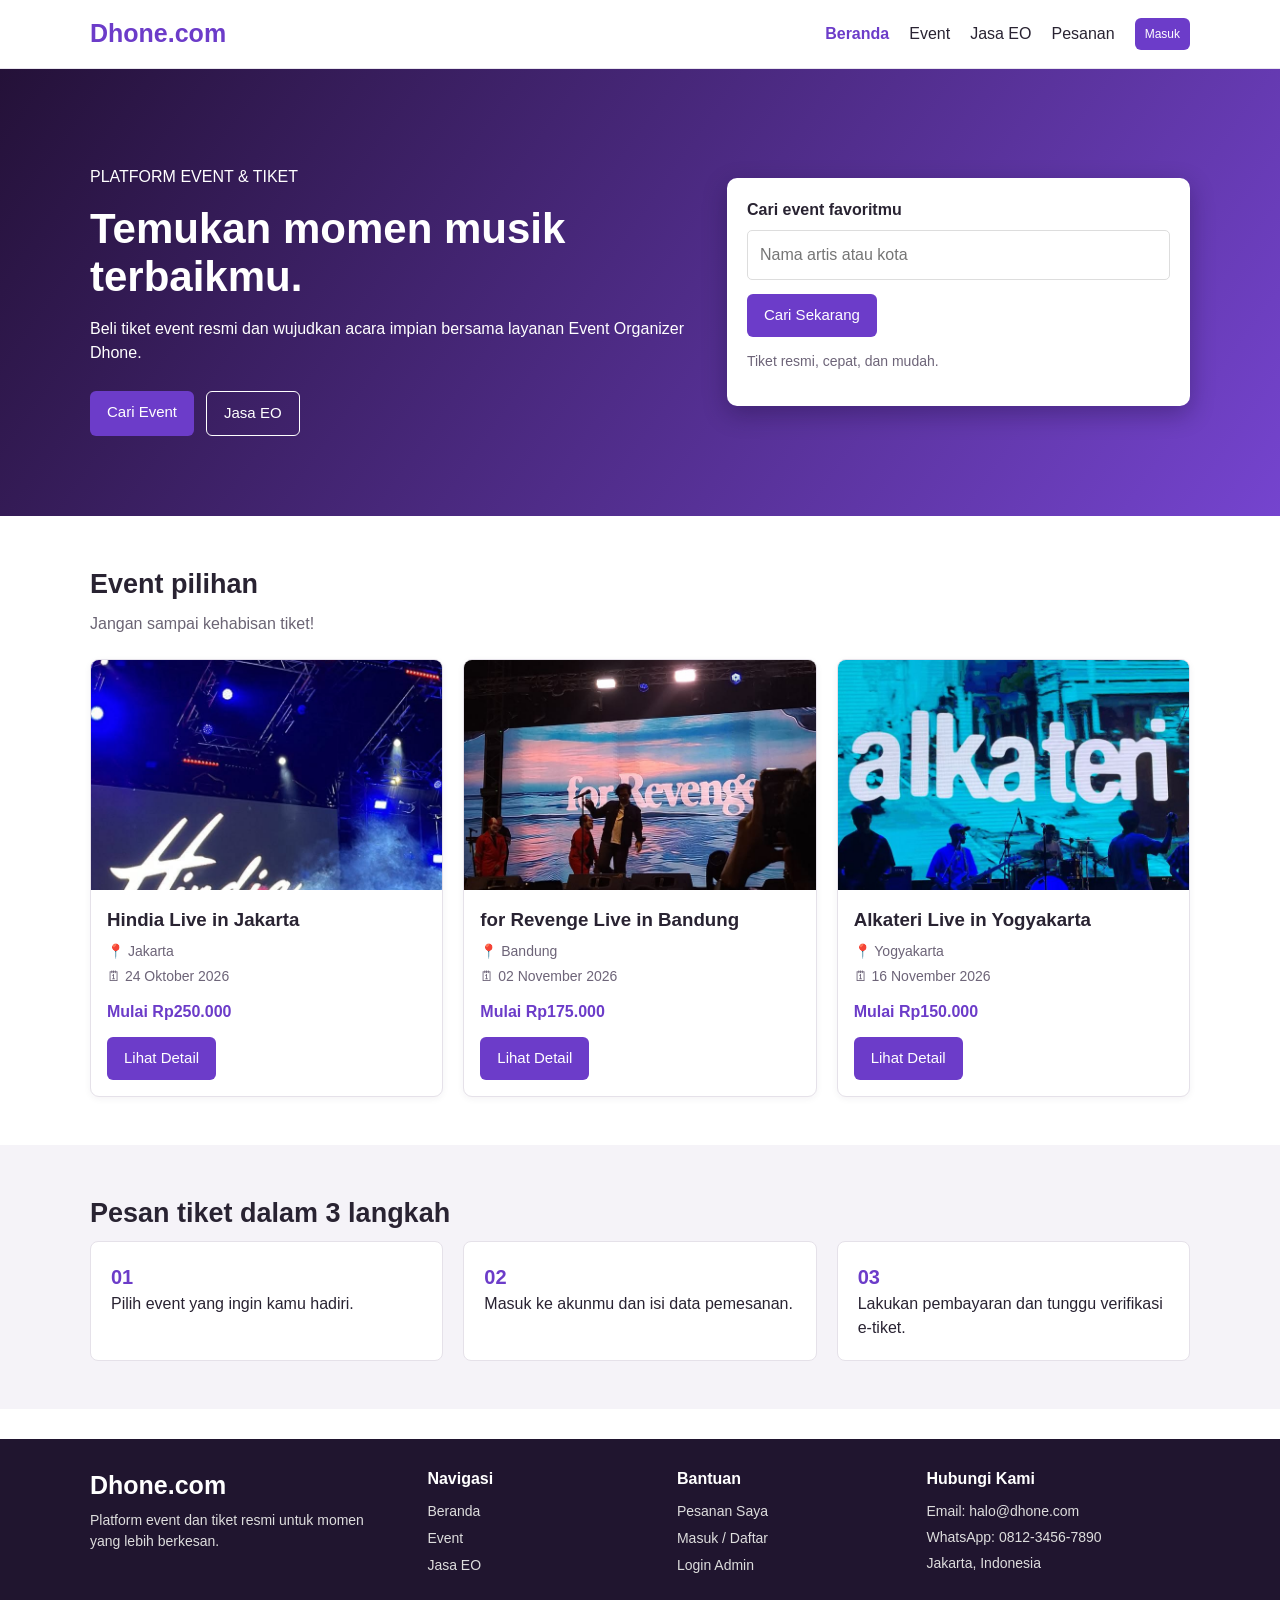
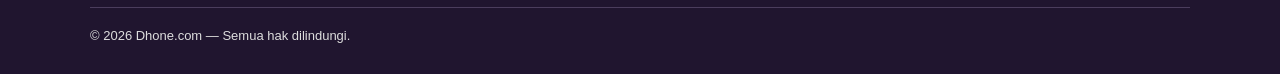
<file: index.html>
<!doctype html>
<html lang="id">
  <head>
    <meta charset="UTF-8" />
    <meta name="viewport" content="width=device-width, initial-scale=1.0" />
    <title>Dhone.com - Event & Tiket</title>
    <link rel="stylesheet" href="assets/css/style.css" />
  </head>
  <body>
    <nav class="navbar">
      <div class="container nav-wrap">
        <a class="logo" href="index.html">Dhone.com</a>
        <div class="menu">
          <a href="index.html" aria-current="page">Beranda</a><a href="konser.html">Event</a
          ><a href="jasa-eo.html">Jasa EO</a><a href="riwayat.html">Pesanan</a
          ><a class="btn btn-small" href="login.html">Masuk</a>
        </div>
      </div>
    </nav>
    <header class="hero">
      <div class="container hero-grid">
          <div>
            <p>PLATFORM EVENT & TIKET</p>
            <h1>Temukan momen musik terbaikmu.</h1>
            <p>
              Beli tiket event resmi dan wujudkan acara impian bersama layanan
              Event Organizer Dhone.
            </p>
            <div class="landing-actions">
              <a class="btn" href="konser.html">Cari Event</a
            ><a class="btn btn-outline" href="jasa-eo.html">Jasa EO</a>
            </div>
          </div>
          <div class="hero-card">
            <b>Cari event favoritmu</b>
            <input id="home-search" placeholder="Nama artis atau kota" />
            <a class="btn" href="konser.html">Cari Sekarang</a>
            <p class="form-note">Tiket resmi, cepat, dan mudah.</p>
          </div>
        </div>
    </header>
    <main>
      <section class="container">
        <h2 class="section-title">Event pilihan</h2>
        <p class="section-subtitle">Jangan sampai kehabisan tiket!</p>
        <div class="grid" id="featured"></div>
      </section>
      <section class="gray">
        <div class="container">
        <h2 class="section-title">Pesan tiket dalam 3 langkah</h2>
        <div class="steps">
          <div class="step">
            <b>01</b>Pilih event yang ingin kamu hadiri.
          </div>
          <div class="step">
            <b>02</b>Masuk ke akunmu dan isi data pemesanan.
          </div>
          <div class="step">
            <b>03</b>Lakukan pembayaran dan tunggu verifikasi e-tiket.
          </div>
        </div>
        </div>
      </section>
    </main>
    <footer class="footer">
      <div class="container footer-grid">
        <div><a class="logo" href="index.html">Dhone.com</a><p>Platform event dan tiket resmi untuk momen yang lebih berkesan.</p></div>
        <div><h3>Navigasi</h3><a href="index.html">Beranda</a><a href="konser.html">Event</a><a href="jasa-eo.html">Jasa EO</a></div>
        <div><h3>Bantuan</h3><a href="riwayat.html">Pesanan Saya</a><a href="login.html">Masuk / Daftar</a><a href="admin.html">Login Admin</a></div>
        <div><h3>Hubungi Kami</h3><p>Email: halo@dhone.com</p><p>WhatsApp: 0812-3456-7890</p><p>Jakarta, Indonesia</p></div>
      </div>
      <div class="container footer-bottom">© 2026 Dhone.com — Semua hak dilindungi.</div>
    </footer>
    <script src="assets/js/main.js"></script>
  </body>
</html>
</file>
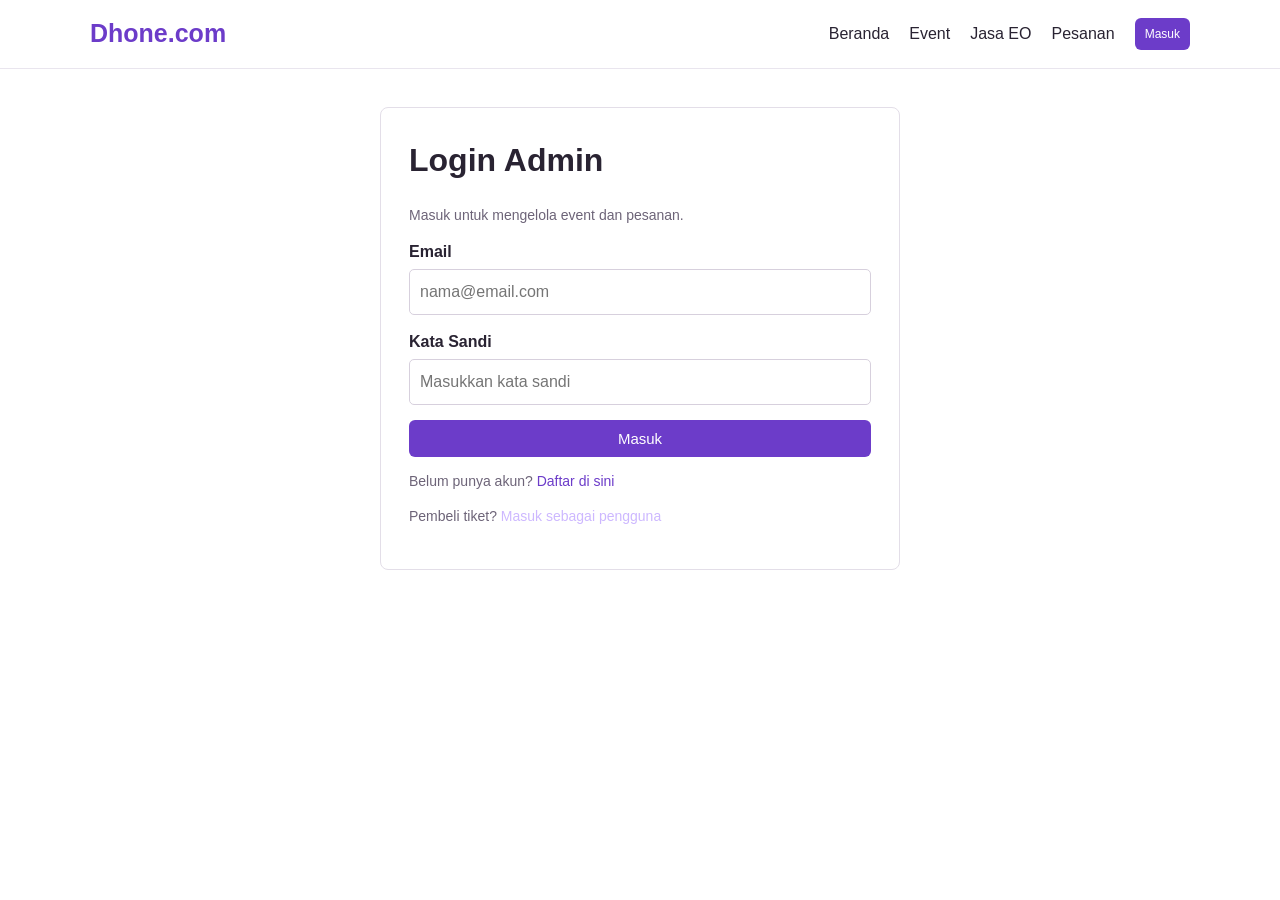
<file: admin.html>
<!doctype html>
<html lang="id">
  <head>
    <meta charset="UTF-8" />
    <meta name="viewport" content="width=device-width, initial-scale=1.0" />
    <title>Admin Dashboard - Dhone</title>
    <link rel="stylesheet" href="assets/css/style.css" />
  </head>
  <body class="gray">
    <nav class="navbar">
      <div class="container nav-wrap">
        <a class="logo" href="index.html">Dhone.com Admin</a>
        <div class="menu"><a href="index.html">Lihat Website</a></div>
      </div>
    </nav>
    <main>
      <section id="admin-dashboard" class="admin-layout">
        <aside class="admin-sidebar">
          <a class="logo" href="admin.html">Dhone<span>.Admin</span></a>
          <p class="admin-role">ADMINISTRATOR</p>
          <nav class="admin-menu">
            <a class="active" href="#ringkasan">▣ Dashboard</a
            ><a href="#kelola-konser">♫ Kelola Konser</a
            ><a href="#kelola-pesanan">▤ Pesanan Tiket</a
            ><a href="#kelola-eo">✦ Permintaan EO</a>
          </nav>
          <a class="admin-back" href="index.html">← Lihat Website</a
          ><button class="btn btn-danger" type="button" onclick="logoutAdmin()">
            Logout
          </button>
        </aside>
        <div class="admin-content">
          <div class="admin-topbar">
            <p>Panel pengelolaan Dhone.com</p>
            <span>Admin</span>
          </div>
          <div class="nav-wrap admin-heading" id="ringkasan">
            <div>
              <h1 class="section-title">Dashboard Admin</h1>
              <p class="section-subtitle">
                Kelola data konser, pesanan, dan permintaan jasa EO.
              </p>
            </div>
          </div>
          <div class="admin-stats">
            <div class="stat-card">
              <p>Total Konser</p>
              <b id="total-konser">0</b>
            </div>
            <div class="stat-card">
              <p>Total Pesanan</p>
              <b id="total-pesanan">0</b>
            </div>
            <div class="stat-card">
              <p>Permintaan EO</p>
              <b id="total-eo">0</b>
            </div>
            <div class="stat-card">
              <p>Omzet Pesanan</p>
              <b id="total-omzet">Rp0</b>
            </div>
          </div>
          <div class="admin-section" id="kelola-konser">
            <h2>Kelola Konser</h2>
            <p class="section-subtitle">Tambahkan konser baru atau hapus konser yang sudah tidak tersedia.</p>
            <h3>Tambah Konser Baru</h3>
            <form class="form-box admin-form" onsubmit="tambahKonser(event)">
              <div class="two-col">
                <div class="form-group">
                  <label for="admin-nama-konser">Nama Konser</label
                  ><input id="admin-nama-konser" required />
                </div>
                <div class="form-group">
                  <label for="admin-kota">Kota</label
                  ><input id="admin-kota" required />
                </div>
                <div class="form-group">
                  <label for="admin-tanggal">Tanggal</label
                  ><input id="admin-tanggal" type="date" required />
                </div>
                <div class="form-group">
                  <label for="admin-harga">Harga Tiket</label
                  ><input id="admin-harga" type="number" min="0" required />
                </div>
              </div>
              <div class="form-group">
                <label for="admin-gambar">Lokasi Gambar</label
                ><input
                  id="admin-gambar"
                  placeholder="assets/images/hindia.jpg"
                />
              </div>
              <button class="btn" type="submit">Tambah Konser</button>
            </form>
            <table class="table">
              <thead>
                <tr>
                  <th>Nama Konser</th>
                  <th>Kota</th>
                  <th>Tanggal</th>
                  <th>Harga</th>
                  <th>Aksi</th>
                </tr>
              </thead>
              <tbody id="admin-concert-list"></tbody>
            </table>
          </div>
          <div class="admin-section" id="kelola-pesanan">
            <h2>Kelola Pesanan</h2>
            <table class="table">
              <thead>
                <tr>
                  <th>Kode</th>
                  <th>Pembeli</th>
                  <th>Konser</th>
                  <th>Jumlah</th>
                  <th>Pembayaran</th>
                  <th>Aksi</th>
                </tr>
              </thead>
              <tbody id="admin-order-list"></tbody>
            </table>
          </div>
          <div class="admin-section" id="kelola-eo">
            <h2>Permintaan Jasa EO</h2>
            <table class="table">
              <thead>
                <tr>
                  <th>Nama Klien</th>
                  <th>Jenis Acara</th>
                  <th>Tanggal</th>
                  <th>Nomor HP</th>
                  <th>Status</th>
                </tr>
              </thead>
              <tbody id="admin-eo-list"></tbody>
            </table>
          </div>
        </div>
      </section>
    </main>
    <script src="assets/js/main.js"></script>
  </body>
</html>
</file>
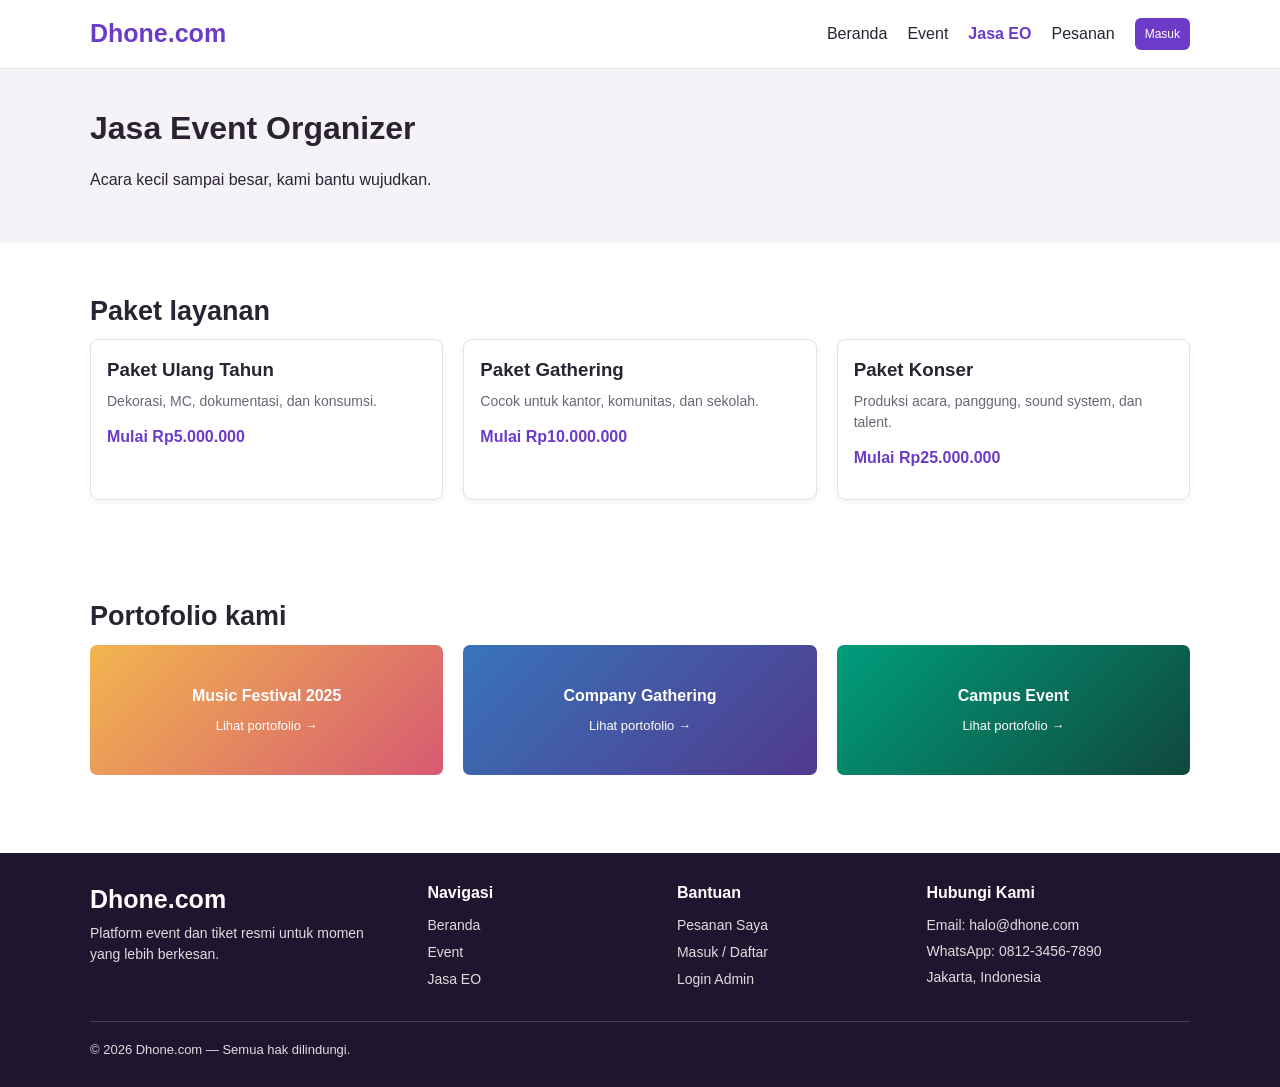
<file: jasa-eo.html>
<!doctype html>
<html lang="id">
  <head>
    <meta charset="UTF-8" />
    <meta name="viewport" content="width=device-width,initial-scale=1.0" />
    <title>Jasa EO - Dhone</title>
    <link rel="stylesheet" href="assets/css/style.css" />
  </head>
  <body>
    <nav class="navbar">
      <div class="container nav-wrap">
        <a class="logo" href="index.html">Dhone.com</a>
        <div class="menu">
          <a href="index.html">Beranda</a><a href="konser.html">Event</a><a href="jasa-eo.html" aria-current="page">Jasa EO</a><a href="riwayat.html">Pesanan</a
          ><a class="btn btn-small" href="login.html">Masuk</a>
        </div>
      </div>
    </nav>
    <div class="page-head">
      <div class="container">
        <h1>Jasa Event Organizer</h1>
        <p>Acara kecil sampai besar, kami bantu wujudkan.</p>
      </div>
    </div>
    <main class="container">
      <section>
        <h2 class="section-title">Paket layanan</h2>
        <div class="grid">
          <article class="card">
            <div class="card-body">
              <h3>Paket Ulang Tahun</h3>
              <p class="info">Dekorasi, MC, dokumentasi, dan konsumsi.</p>
              <p class="price">Mulai Rp5.000.000</p>
            </div>
          </article>
          <article class="card">
            <div class="card-body">
              <h3>Paket Gathering</h3>
              <p class="info">Cocok untuk kantor, komunitas, dan sekolah.</p>
              <p class="price">Mulai Rp10.000.000</p>
            </div>
          </article>
          <article class="card">
            <div class="card-body">
              <h3>Paket Konser</h3>
              <p class="info">
                Produksi acara, panggung, sound system, dan talent.
              </p>
              <p class="price">Mulai Rp25.000.000</p>
            </div>
          </article>
        </div>
      </section>
      <section>
        <h2 class="section-title">Portofolio kami</h2>
          <div class="grid">
           <a class="portfolio" href="assets/images/hindia.jpg" target="_blank" rel="noopener">Music Festival 2025<span>Lihat portofolio →</span></a>
           <a class="portfolio portfolio-two" href="assets/images/forrevenge.jpg" target="_blank" rel="noopener">Company Gathering<span>Lihat portofolio →</span></a>
           <a class="portfolio portfolio-three" href="assets/images/alkateri.jpg" target="_blank" rel="noopener">Campus Event<span>Lihat portofolio →</span></a>
        </div>
      </section>
    </main>
     <footer class="footer">
      <div class="container footer-grid">
        <div><a class="logo" href="index.html">Dhone.com</a><p>Platform event dan tiket resmi untuk momen yang lebih berkesan.</p></div>
        <div><h3>Navigasi</h3><a href="index.html">Beranda</a><a href="konser.html">Event</a><a href="jasa-eo.html">Jasa EO</a></div>
        <div><h3>Bantuan</h3><a href="riwayat.html">Pesanan Saya</a><a href="login.html">Masuk / Daftar</a><a href="admin.html">Login Admin</a></div>
        <div><h3>Hubungi Kami</h3><p>Email: halo@dhone.com</p><p>WhatsApp: 0812-3456-7890</p><p>Jakarta, Indonesia</p></div>
      </div>
      <div class="container footer-bottom">© 2026 Dhone.com — Semua hak dilindungi.</div>
    </footer>
  </body>
</html>
</file>
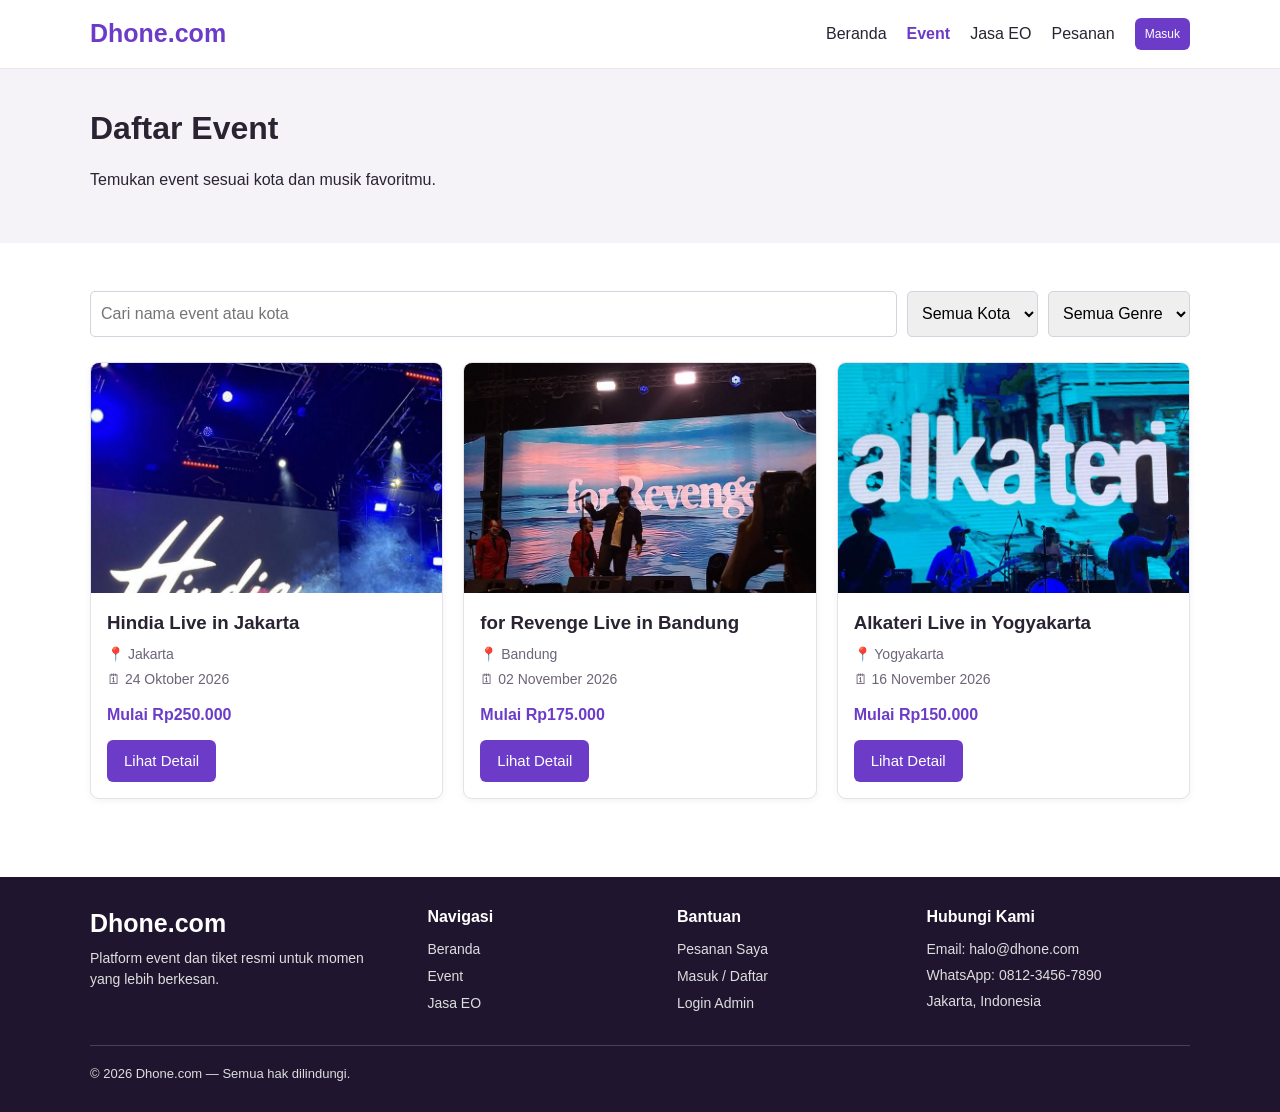
<file: konser.html>
<!doctype html>
<html lang="id">
  <head>
    <meta charset="UTF-8" />
    <meta name="viewport" content="width=device-width,initial-scale=1.0" />
    <title>Daftar Event - Dhone</title>
    <link rel="stylesheet" href="assets/css/style.css" />
  </head>
  <body>
    <nav class="navbar">
      <div class="container nav-wrap">
        <a class="logo" href="index.html">Dhone.com</a>
        <div class="menu">
          <a href="index.html">Beranda</a><a href="konser.html" aria-current="page">Event</a><a href="jasa-eo.html">Jasa EO</a
          ><a href="riwayat.html">Pesanan</a><a class="btn btn-small" href="login.html">Masuk</a>
        </div>
      </div>
    </nav>
    <div class="page-head">
      <div class="container">
        <h1>Daftar Event</h1>
        <p>Temukan event sesuai kota dan musik favoritmu.</p>
      </div>
    </div>
    <main class="container">
      <section>
        <div class="filter">
          <input
            id="search"
            oninput="searchConcert()"
            placeholder="Cari nama event atau kota"
          /><select>
            <option>Semua Kota</option>
            <option>Jakarta</option>
            <option>Bandung</option></select
          ><select>
            <option>Semua Genre</option>
            <option>Pop</option>
            <option>Rock</option>
          </select>
        </div>
        <div class="grid" id="concert-list"></div>
      </section>
    </main>
    <footer class="footer">
      <div class="container footer-grid">
        <div><a class="logo" href="index.html">Dhone.com</a><p>Platform event dan tiket resmi untuk momen yang lebih berkesan.</p></div>
        <div><h3>Navigasi</h3><a href="index.html">Beranda</a><a href="konser.html">Event</a><a href="jasa-eo.html">Jasa EO</a></div>
        <div><h3>Bantuan</h3><a href="riwayat.html">Pesanan Saya</a><a href="login.html">Masuk / Daftar</a><a href="admin.html">Login Admin</a></div>
        <div><h3>Hubungi Kami</h3><p>Email: halo@dhone.com</p><p>WhatsApp: 0812-3456-7890</p><p>Jakarta, Indonesia</p></div>
      </div>
      <div class="container footer-bottom">© 2026 Dhone.com — Semua hak dilindungi.</div>
    </footer>
    <script src="assets/js/main.js"></script>
  </body>
</html>
</file>
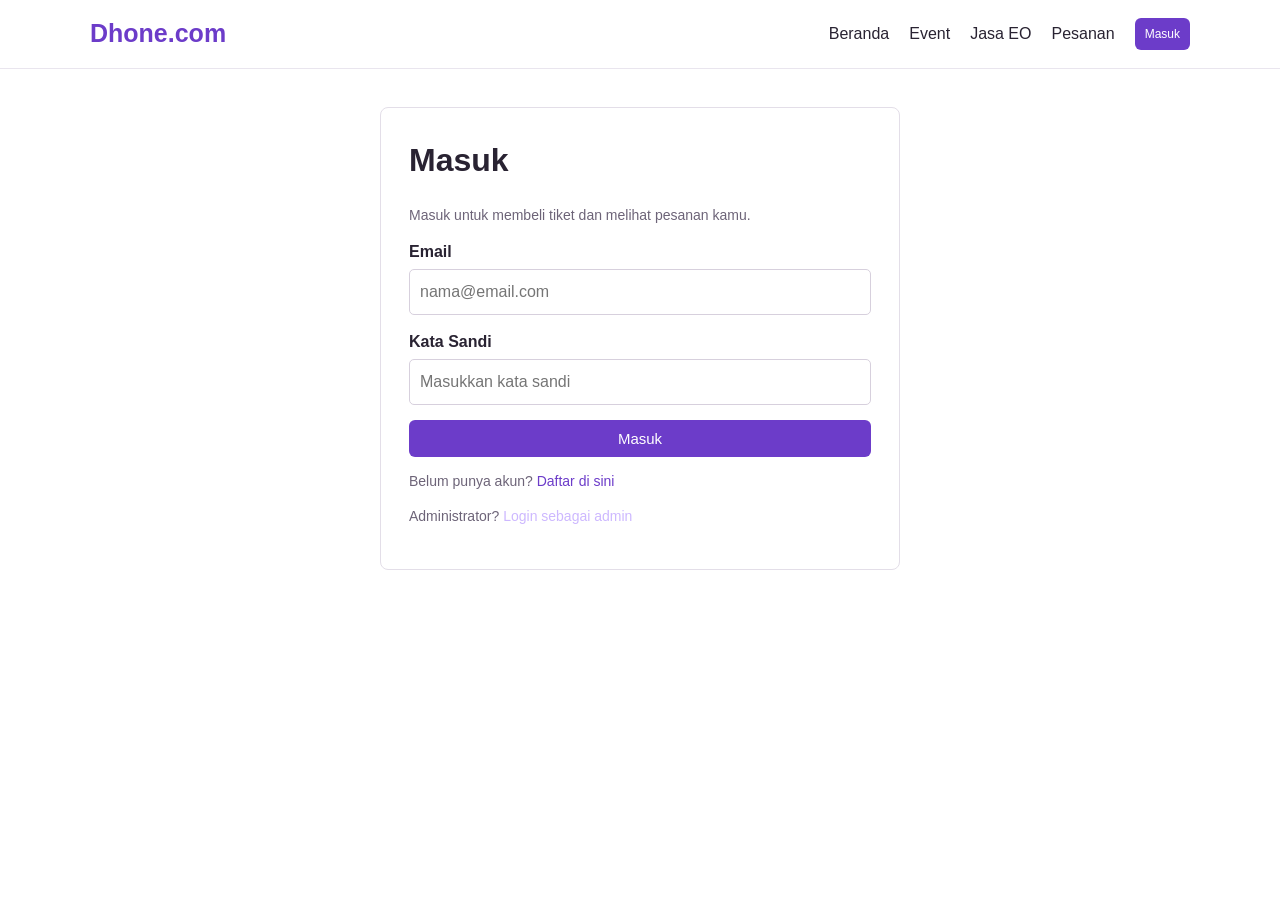
<file: login.html>
<!doctype html>
<html lang="id">
  <head>
    <meta charset="UTF-8" />
    <meta name="viewport" content="width=device-width,initial-scale=1.0" />
    <title>Masuk - Dhone</title>
    <link rel="stylesheet" href="assets/css/style.css" />
  </head>
  <body>
    <nav class="navbar">
      <div class="container nav-wrap">
        <a class="logo" href="index.html">Dhone.com</a>
        <div class="menu">
          <a href="index.html">Beranda</a><a href="konser.html">Event</a><a href="jasa-eo.html">Jasa EO</a><a href="riwayat.html">Pesanan</a
          ><a class="btn btn-small" href="login.html" aria-current="page">Masuk</a>
        </div>
      </div>
    </nav>
    <main class="container">
      <form class="form-box" onsubmit="loginForm(event)">
        <h1 id="login-title">Masuk</h1>
        <p id="login-description" class="form-note">Masuk untuk membeli tiket dan melihat pesanan kamu.</p>
        <div class="form-group">
          <label>Email</label
          ><input type="email" required placeholder="nama@email.com" />
        </div>
        <div class="form-group">
          <label>Kata Sandi</label
          ><input type="password" required placeholder="Masukkan kata sandi" />
        </div>
        <button class="btn" style="width: 100%">Masuk</button>
        <p class="form-note">
          Belum punya akun?
          <a href="register.html" style="color: #6c3cc9">Daftar di sini</a>
        </p>
        <p id="login-switch" class="form-note login-admin-link">
          Administrator? <a href="login.html?admin=1">Login sebagai admin</a>
        </p>
      </form>
    </main>
    <script src="assets/js/main.js"></script>
  </body>
</html>
</file>
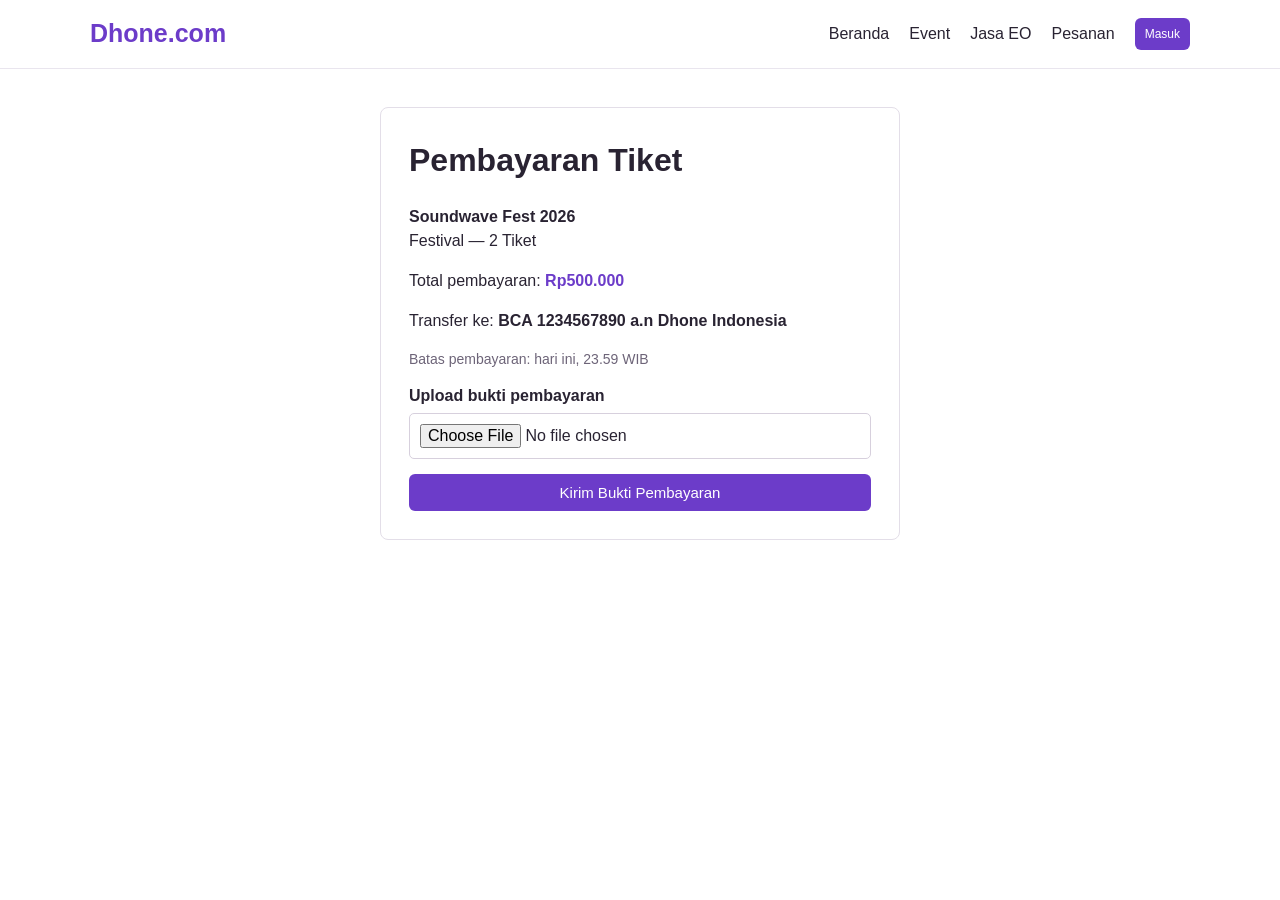
<file: pembayaran.html>
<!doctype html>
<html lang="id">
  <head>
    <meta charset="UTF-8" />
    <meta name="viewport" content="width=device-width,initial-scale=1.0" />
    <title>Pembayaran - Dhone</title>
    <link rel="stylesheet" href="assets/css/style.css" />
  </head>
  <body>
    <nav class="navbar">
      <div class="container nav-wrap">
        <a class="logo" href="index.html">Dhone.com</a>
        <div class="menu">
          <a href="index.html">Beranda</a><a href="konser.html">Event</a><a href="jasa-eo.html">Jasa EO</a><a href="riwayat.html">Pesanan</a
          ><a class="btn btn-small" href="login.html">Masuk</a>
        </div>
      </div>
    </nav>
    <main class="container">
      <form class="form-box" onsubmit="savePayment(event)">
        <h1>Pembayaran Tiket</h1>
        <div id="order-summary">
          <p><b>Soundwave Fest 2026</b><br />Festival — 2 Tiket</p>
          <p>Total pembayaran: <b class="price">Rp500.000</b></p>
        </div>
        <p>Transfer ke: <b>BCA 1234567890 a.n Dhone Indonesia</b></p>
        <p class="form-note">Batas pembayaran: hari ini, 23.59 WIB</p>
        <div class="form-group">
          <label>Upload bukti pembayaran</label
          ><input type="file" required accept="image/*" />
        </div>
        <button class="btn" style="width: 100%">Kirim Bukti Pembayaran</button>
        <div class="notice" id="payment-success">
          Bukti pembayaran berhasil dikirim. Silakan tunggu verifikasi admin.
        </div>
      </form>
    </main>
    <script src="assets/js/main.js"></script>
  </body>
</html>
</file>
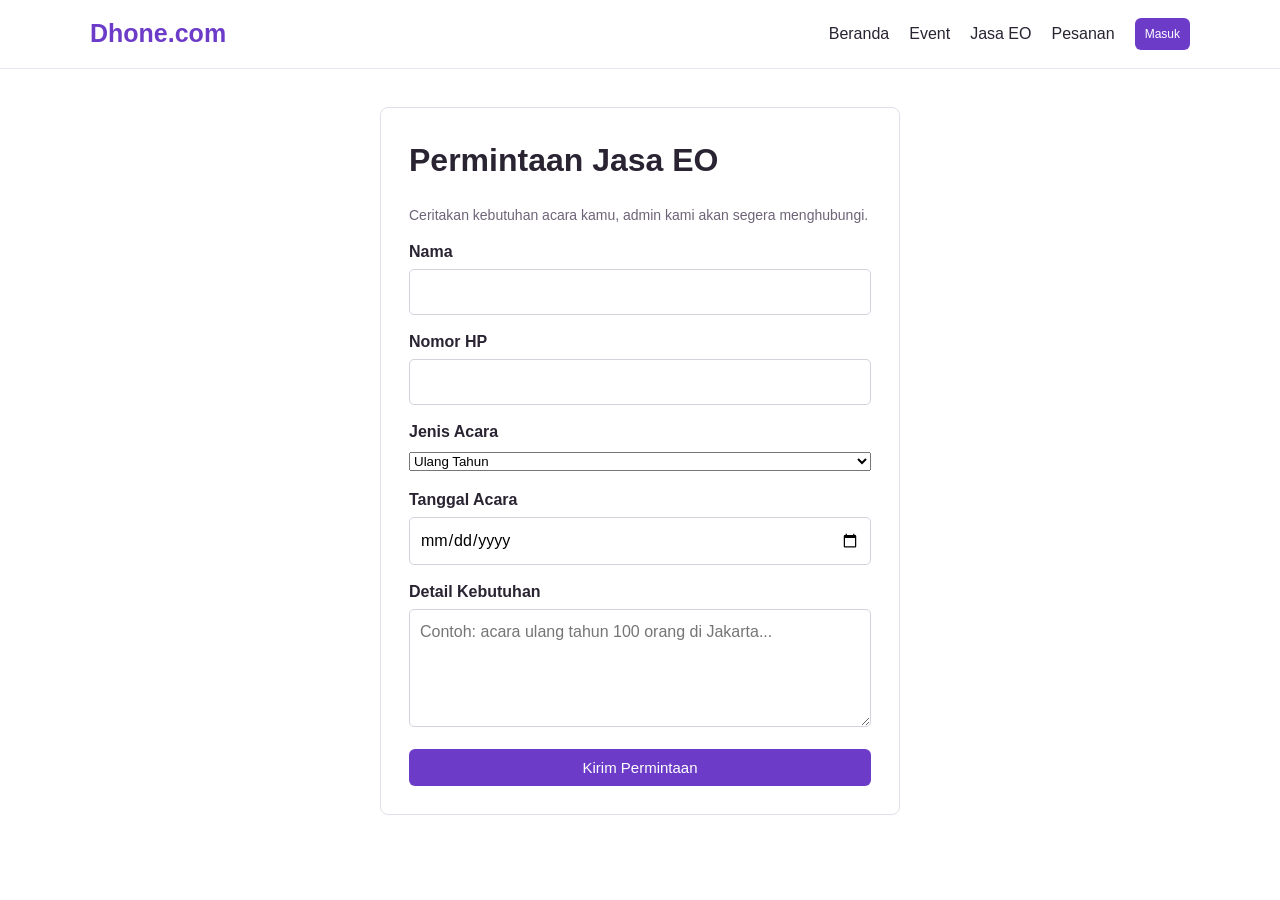
<file: permintaan-eo.html>
<!doctype html>
<html lang="id">
  <head>
    <meta charset="UTF-8" />
    <meta name="viewport" content="width=device-width,initial-scale=1.0" />
    <title>Permintaan EO - Dhone</title>
    <link rel="stylesheet" href="assets/css/style.css" />
  </head>
  <body>
    <nav class="navbar">
      <div class="container nav-wrap">
        <a class="logo" href="index.html">Dhone.com</a>
        <div class="menu">
          <a href="index.html">Beranda</a><a href="konser.html">Event</a><a href="jasa-eo.html">Jasa EO</a><a href="riwayat.html">Pesanan</a
          ><a class="btn btn-small" href="login.html">Masuk</a>
        </div>
      </div>
    </nav>
    <main class="container">
      <form class="form-box" onsubmit="kirimPermintaanEO(event)">
        <h1>Permintaan Jasa EO</h1>
        <p class="form-note">
          Ceritakan kebutuhan acara kamu, admin kami akan segera menghubungi.
        </p>
        <div class="form-group">
          <label>Nama</label><input id="eo-nama" required />
        </div>
        <div class="form-group">
          <label>Nomor HP</label><input id="eo-hp" required />
        </div>
        <div class="form-group">
          <label>Jenis Acara</label
          ><select id="eo-acara">
            <option>Ulang Tahun</option>
            <option>Gathering</option>
            <option>Konser</option>
            <option>Lainnya</option>
          </select>
        </div>
        <div class="form-group">
          <label>Tanggal Acara</label
          ><input id="eo-tanggal" type="date" required />
        </div>
        <div class="form-group">
          <label>Detail Kebutuhan</label
          ><textarea
            id="eo-detail"
            rows="4"
            required
            placeholder="Contoh: acara ulang tahun 100 orang di Jakarta..."
          ></textarea>
        </div>
        <button class="btn" style="width: 100%">Kirim Permintaan</button>
      </form>
    </main>
    <script src="assets/js/main.js"></script>
  </body>
</html>
</file>
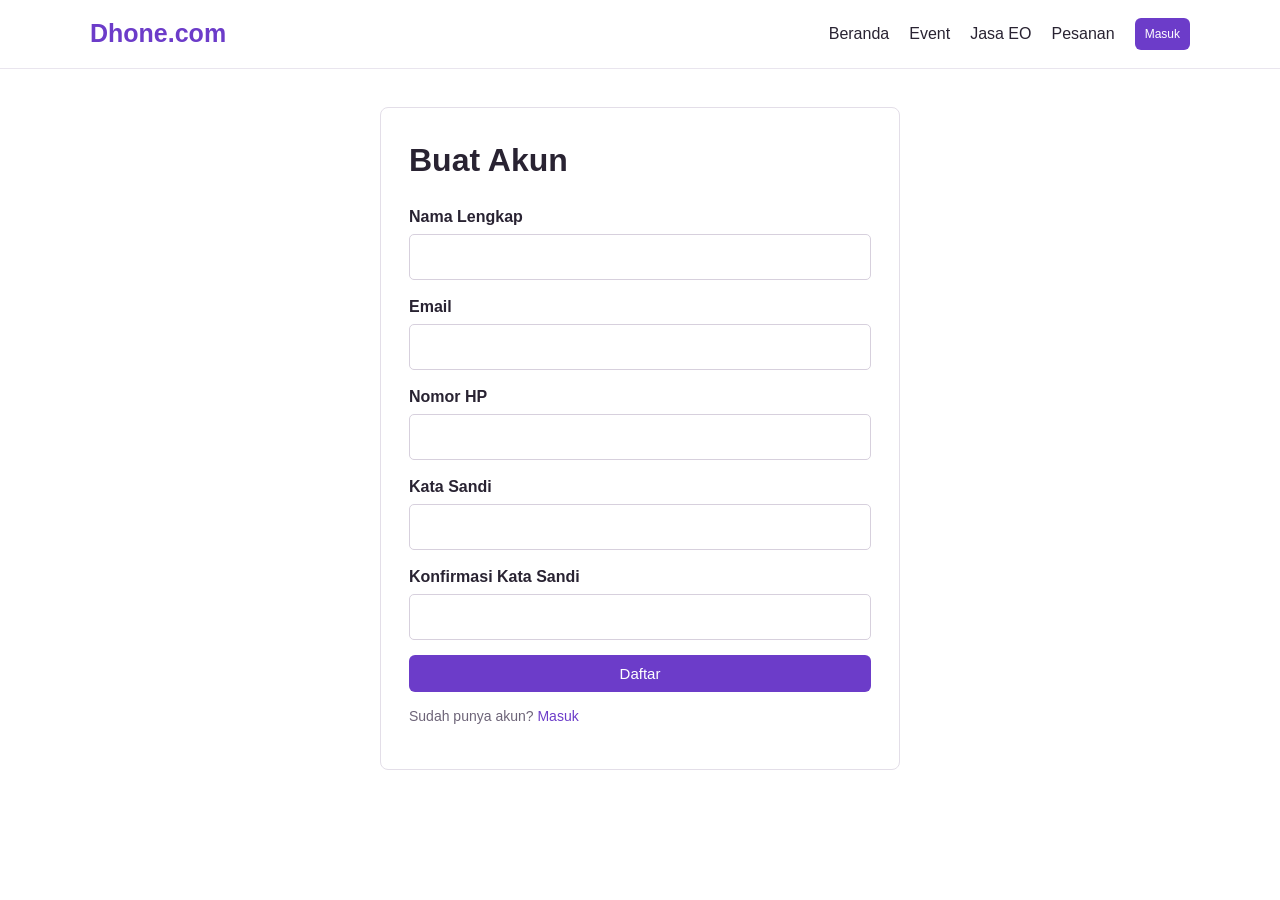
<file: register.html>
<!doctype html>
<html lang="id">
  <head>
    <meta charset="UTF-8" />
    <meta name="viewport" content="width=device-width,initial-scale=1.0" />
    <title>Daftar - Dhone</title>
    <link rel="stylesheet" href="assets/css/style.css" />
  </head>
  <body>
    <nav class="navbar">
      <div class="container nav-wrap">
        <a class="logo" href="index.html">Dhone.com</a>
        <div class="menu">
          <a href="index.html">Beranda</a><a href="konser.html">Event</a><a href="jasa-eo.html">Jasa EO</a><a href="riwayat.html">Pesanan</a
          ><a class="btn btn-small" href="login.html">Masuk</a>
        </div>
      </div>
    </nav>
    <main class="container">
      <form class="form-box" onsubmit="registerForm(event)">
        <h1>Buat Akun</h1>
        <div class="form-group">
          <label>Nama Lengkap</label><input id="nama" required />
        </div>
        <div class="form-group">
          <label>Email</label><input type="email" required />
        </div>
        <div class="form-group">
          <label>Nomor HP</label><input type="tel" required />
        </div>
        <div class="form-group">
          <label>Kata Sandi</label><input type="password" required />
        </div>
        <div class="form-group">
          <label>Konfirmasi Kata Sandi</label><input type="password" required />
        </div>
        <button class="btn" style="width: 100%">Daftar</button>
        <p class="form-note">
          Sudah punya akun?
          <a href="login.html" style="color: #6c3cc9">Masuk</a>
        </p>
      </form>
    </main>
    <script src="assets/js/main.js"></script>
  </body>
</html>
</file>
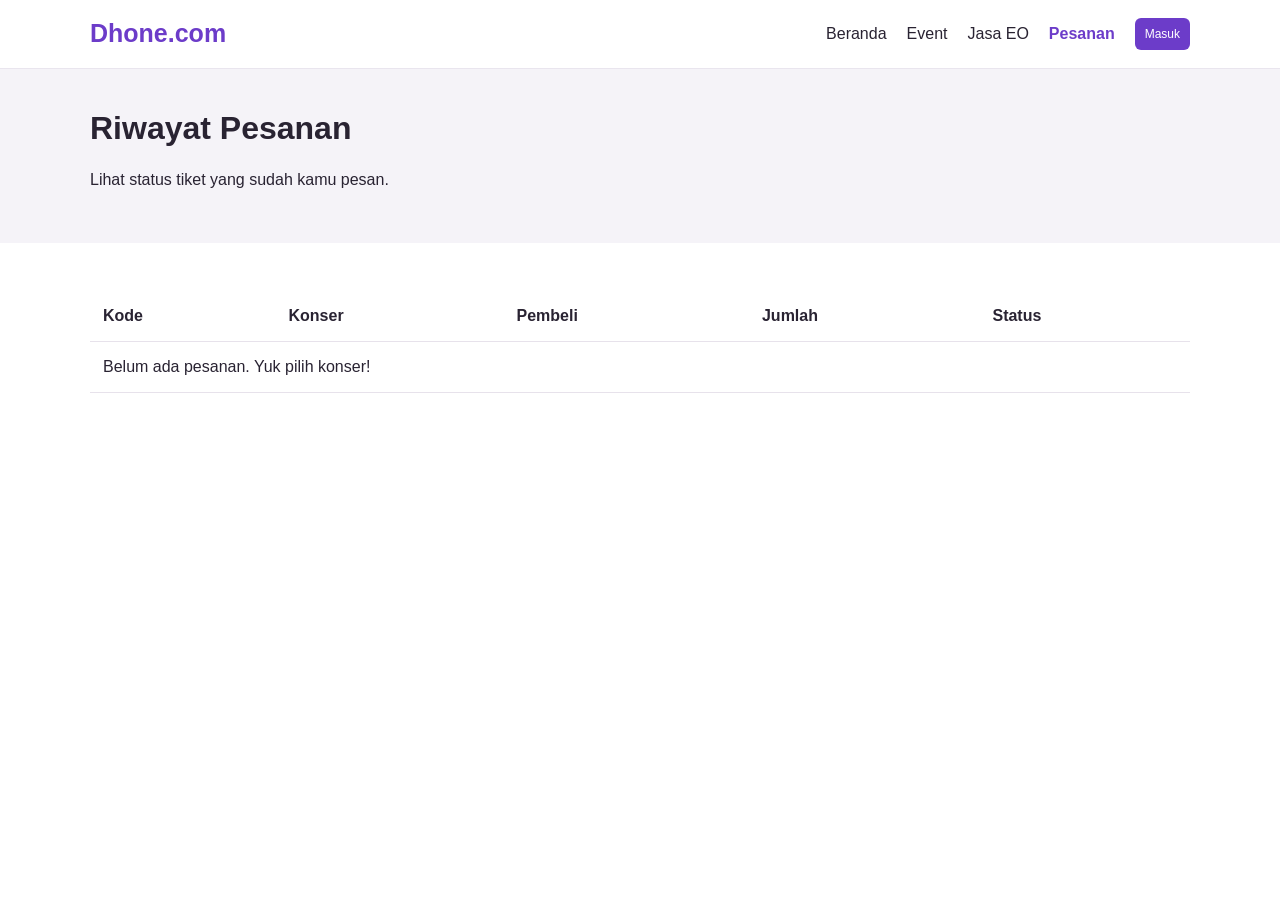
<file: riwayat.html>
<!doctype html>
<html lang="id">
  <head>
    <meta charset="UTF-8" />
    <meta name="viewport" content="width=device-width,initial-scale=1.0" />
    <title>Riwayat Pesanan - Dhone</title>
    <link rel="stylesheet" href="assets/css/style.css" />
  </head>
  <body>
    <nav class="navbar">
      <div class="container nav-wrap">
        <a class="logo" href="index.html">Dhone.com</a>
        <div class="menu">
          <a href="index.html">Beranda</a><a href="konser.html">Event</a><a href="jasa-eo.html">Jasa EO</a><a href="riwayat.html" aria-current="page">Pesanan</a
          ><a class="btn btn-small" href="login.html">Masuk</a>
        </div>
      </div>
    </nav>
    <div class="page-head">
      <div class="container">
        <h1>Riwayat Pesanan</h1>
        <p>Lihat status tiket yang sudah kamu pesan.</p>
      </div>
    </div>
    <main class="container">
      <section>
        <table class="table">
          <thead>
            <tr>
              <th>Kode</th>
              <th>Konser</th>
              <th>Pembeli</th>
              <th>Jumlah</th>
              <th>Status</th>
            </tr>
          </thead>
          <tbody id="history"></tbody>
        </table>
      </section>
    </main>
    <script src="assets/js/main.js"></script>
  </body>
</html>
</file>
<file: assets/css/style.css>
:root {
  --utama: #6c3cc9;
  --gelap: #20152f;
  --abu: #f5f3f8;
  --teks: #292332;
  --hijau: #16794c;
  --merah: #c6374f;
}
* {
  box-sizing: border-box;
}
body {
  margin: 0;
  font-family: Arial, sans-serif;
  color: var(--teks);
  background: #fff;
  line-height: 1.5;
}
a {
  text-decoration: none;
  color: inherit;
}
.container {
  width: 90%;
  max-width: 1100px;
  margin: auto;
}
.navbar {
  background: #fff;
  border-bottom: 1px solid #e9e5ee;
  padding: 15px 0;
  position: sticky;
  top: 0;
  z-index: 2;
}
.nav-wrap {
  display: flex;
  align-items: center;
  justify-content: space-between;
  gap: 20px;
}
.logo {
  font-size: 25px;
  font-weight: bold;
  color: var(--utama);
}
.menu {
  display: flex;
  gap: 20px;
  align-items: center;
}
.menu a:hover {
  color: var(--utama);
}
.menu a[aria-current="page"]:not(.btn) {
  color: var(--utama);
  font-weight: bold;
}
.btn {
  display: inline-block;
  background: var(--utama);
  color: #fff;
  border: 0;
  border-radius: 6px;
  padding: 10px 17px;
  cursor: pointer;
  font-size: 15px;
}
.btn:hover {
  background: #552da5;
}
.btn-outline {
  background: #fff;
  border: 1px solid var(--utama);
  color: var(--utama);
}
.btn-small {
  padding: 7px 10px;
  font-size: 12px;
}
.btn-danger {
  background: var(--merah);
}
.admin-stats {
  display: grid;
  grid-template-columns: repeat(4, 1fr);
  gap: 15px;
  margin-bottom: 30px;
}
.stat-card {
  border: 1px solid #e5e1e9;
  border-radius: 8px;
  padding: 18px;
  background: #fff;
}
.stat-card p {
  margin: 0;
  color: #6d6478;
}
.stat-card b {
  display: block;
  font-size: 25px;
  color: var(--utama);
  margin-top: 5px;
}
.admin-section {
  margin-bottom: 35px;
  scroll-margin-top: 20px;
}
.admin-heading {
  margin-bottom: 8px;
}
.admin-form {
  max-width: none;
  margin: 0 0 25px;
}
.admin-layout {
  min-height: 100vh;
  display: grid;
  grid-template-columns: 240px 1fr;
  background: #f5f3f8;
}
.admin-sidebar {
  background: #20152f;
  color: #fff;
  padding: 26px 18px;
  display: flex;
  flex-direction: column;
  gap: 15px;
  position: sticky;
  top: 0;
  height: 100vh;
}
.admin-sidebar .logo {
  color: #fff;
}
.admin-sidebar .logo span {
  color: #bda7f4;
}
.admin-role {
  color: #ac9bbb;
  font-size: 11px;
  letter-spacing: 1px;
  margin: 0 0 8px;
}
.admin-menu {
  display: flex;
  flex-direction: column;
  gap: 5px;
}
.admin-menu a {
  color: #ddd3e7;
  padding: 11px;
  border-radius: 6px;
}
.admin-menu a:hover,
.admin-menu a.active {
  background: #6c3cc9;
  color: #fff;
}
.admin-back {
  color: #d8c9ef;
  margin-top: auto;
  padding: 10px;
}
.admin-sidebar .btn {
  width: 100%;
}
.admin-content {
  padding: 30px;
  overflow: auto;
}
.admin-topbar {
  display: flex;
  justify-content: space-between;
  align-items: center;
  margin-bottom: 28px;
  padding-bottom: 15px;
  border-bottom: 1px solid #e3dee8;
  color: #6d6478;
}
.admin-topbar p {
  margin: 0;
}
.admin-topbar span {
  background: #e7dcfb;
  color: var(--utama);
  padding: 6px 12px;
  border-radius: 15px;
  font-size: 13px;
}
.hero {
  background: linear-gradient(125deg, #241138, #7544cf);
  color: #fff;
  padding: 80px 0;
}
.landing-hero {
  background: linear-gradient(125deg, #1b0c31, #6435b8);
  color: #fff;
  padding: 75px 0;
  min-height: 520px;
  display: flex;
  align-items: center;
}
.landing-label {
  color: #d7c6ff;
  font-weight: bold;
  letter-spacing: 1px;
  font-size: 13px;
}
.landing-hero h1 {
  font-size: 45px;
  line-height: 1.15;
  margin: 12px 0;
}
.landing-hero p {
  font-size: 17px;
  max-width: 560px;
}
.landing-actions {
  display: flex;
  gap: 12px;
  margin-top: 26px;
}
.landing-actions .btn-outline {
  color: #fff;
  border-color: #fff;
  background: transparent;
}
.landing-image {
  height: 370px;
  border-radius: 15px;
  overflow: hidden;
  box-shadow: 15px 15px 0 #9a73db55;
}
.landing-image img {
  width: 100%;
  height: 100%;
  object-fit: cover;
}
.hero-grid {
  display: grid;
  grid-template-columns: 1.3fr 1fr;
  gap: 35px;
  align-items: center;
}
.hero h1 {
  font-size: 42px;
  line-height: 1.15;
  margin: 0 0 15px;
}
.hero-card {
  background: #fff;
  color: var(--teks);
  border-radius: 10px;
  padding: 20px;
  box-shadow: 0 8px 25px #16082d55;
}
.hero-card input {
  width: 100%;
  padding: 12px;
  border: 1px solid #ddd;
  border-radius: 5px;
  margin: 8px 0 14px;
}
section {
  padding: 48px 0;
}
.section-title {
  margin: 0 0 8px;
  font-size: 27px;
}
.section-subtitle {
  margin: 0 0 23px;
  color: #6b6474;
}
.grid {
  display: grid;
  grid-template-columns: repeat(3, 1fr);
  gap: 20px;
}
.card {
  border: 1px solid #e5e1e9;
  border-radius: 9px;
  overflow: hidden;
  background: #fff;
  box-shadow: 0 2px 7px #22113b0d;
}
.poster {
  height: 145px;
  padding: 18px;
  color: #fff;
  display: flex;
  align-items: end;
  font-size: 22px;
  font-weight: bold;
  background: linear-gradient(145deg, #f04869, #7525b8);
}
.poster-image {
  display: block;
  width: 100%;
  height: 230px;
  object-fit: cover;
}
.poster.blue {
  background: linear-gradient(145deg, #1d7dbf, #192263);
}
.poster.green {
  background: linear-gradient(145deg, #009d7c, #10483d);
}
.card-body {
  padding: 16px;
}
.card h3 {
  margin: 0 0 7px;
}
.info {
  color: #6d6478;
  font-size: 14px;
  margin: 4px 0;
}
.price {
  font-weight: bold;
  color: var(--utama);
  margin: 13px 0;
}
.gray {
  background: var(--abu);
}
.steps {
  display: flex;
  gap: 20px;
}
.step {
  flex: 1;
  background: #fff;
  border-radius: 8px;
  padding: 20px;
  border: 1px solid #e5e1e9;
}
.step b {
  display: block;
  color: var(--utama);
  font-size: 20px;
}
.footer {
  background: var(--gelap);
  color: #ddd;
  padding: 28px 0;
  margin-top: 30px;
}
.footer-grid {
  display: grid;
  grid-template-columns: 1.4fr 1fr 1fr 1.2fr;
  gap: 30px;
}
.footer .logo { color: #fff; }
.footer h3 { color: #fff; font-size: 16px; margin: 0 0 10px; }
.footer p { margin: 5px 0; font-size: 14px; }
.footer-grid a:not(.logo) { display: block; margin: 6px 0; font-size: 14px; }
.footer-grid a:hover, .login-admin-link a { color: #cdb8ff; }
.footer-bottom { border-top: 1px solid #4b3d5d; margin-top: 25px; padding-top: 18px; font-size: 13px; }
.page-head {
  background: var(--abu);
  padding: 35px 0;
}
.page-head h1 {
  margin: 0;
}
.filter {
  display: flex;
  gap: 10px;
  flex-wrap: wrap;
  margin-bottom: 25px;
}
.filter input,
.filter select,
input,
textarea {
  padding: 10px;
  border: 1px solid #d7d0dd;
  border-radius: 5px;
  font: inherit;
}
.filter input {
  flex: 1;
  min-width: 200px;
}
.form-box {
  max-width: 520px;
  margin: 38px auto;
  padding: 28px;
  border: 1px solid #e3dee8;
  border-radius: 8px;
}
.form-box h1 {
  margin-top: 0;
}
.form-group {
  margin-bottom: 15px;
}
.form-group label {
  display: block;
  margin-bottom: 5px;
  font-weight: bold;
}
.form-group input,
.form-group textarea,
.form-group select {
  width: 100%;
}
.form-note {
  font-size: 14px;
  color: #6d6478;
}
.detail {
  display: grid;
  grid-template-columns: 1.2fr 0.8fr;
  gap: 30px;
  padding: 45px 0;
}
.detail-poster {
  display: block;
  width: 100%;
  min-height: 310px;
  height: 420px;
  border-radius: 10px;
  object-fit: cover;
}
.order-box {
  padding: 22px;
  border: 1px solid #e3dee8;
  border-radius: 8px;
  height: max-content;
}
.status {
  padding: 5px 10px;
  border-radius: 15px;
  font-size: 12px;
  font-weight: bold;
  background: #fff1cc;
  color: #946400;
}
.table {
  width: 100%;
  border-collapse: collapse;
  background: #fff;
}
.table th,
.table td {
  text-align: left;
  padding: 13px;
  border-bottom: 1px solid #e7e2eb;
}
.notice {
  background: #e8f7ee;
  color: var(--hijau);
  border-radius: 6px;
  padding: 12px;
  margin: 15px 0;
  display: none;
}
.two-col {
  display: grid;
  grid-template-columns: 1fr 1fr;
  gap: 25px;
}
.portfolio {
  height: 130px;
  background: linear-gradient(135deg, #f2b54f, #d75a72);
  border-radius: 7px;
  color: #fff;
  display: flex;
  flex-direction: column;
  justify-content: center;
  align-items: center;
  font-weight: bold;
  transition: transform 0.2s, box-shadow 0.2s;
}
.portfolio span { font-size: 13px; font-weight: normal; margin-top: 8px; }
.portfolio:hover { transform: translateY(-4px); box-shadow: 0 8px 18px #22113b44; }
.portfolio-two { background: linear-gradient(135deg, #3874ba, #51398e); }
.portfolio-three { background: linear-gradient(135deg, #009d7c, #10483d); }
}
.empty {
  text-align: center;
  color: #777;
  padding: 25px;
}
@media (max-width: 700px) {
  .menu {
    gap: 10px;
    font-size: 13px;
    flex-wrap: wrap;
    justify-content: flex-end;
  }
  .hero-grid,
  .detail,
  .two-col {
    grid-template-columns: 1fr;
  }
  .hero h1 {
    font-size: 32px;
  }
  .grid {
    grid-template-columns: 1fr;
  }
  .admin-stats {
    grid-template-columns: repeat(2, 1fr);
  }
  .steps {
    flex-direction: column;
  }
  .footer-grid { grid-template-columns: 1fr 1fr; }
  .nav-wrap {
    flex-wrap: wrap;
  }
  .detail-poster {
    min-height: 210px;
    height: 300px;
  }
  .table {
    font-size: 13px;
  }
}
@media (max-width: 450px) {
  .footer-grid { grid-template-columns: 1fr; }
}
</file>
